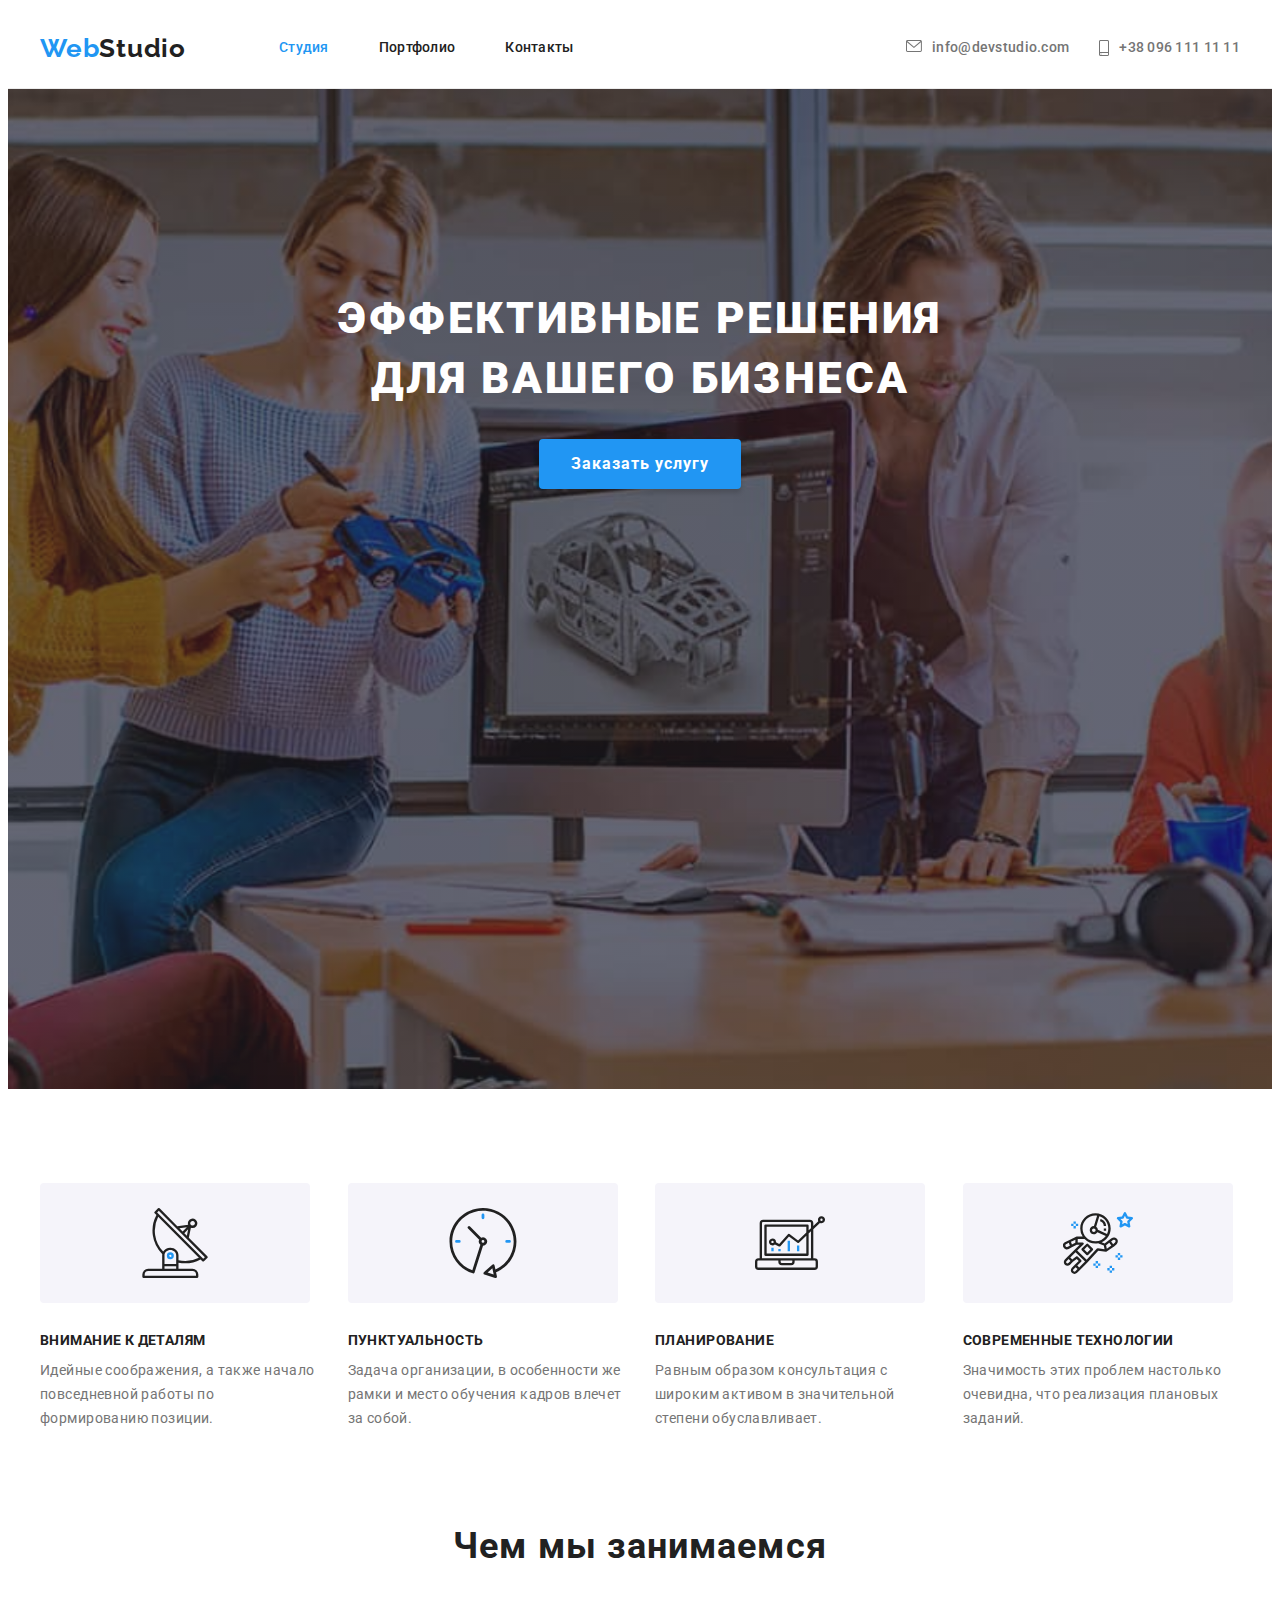
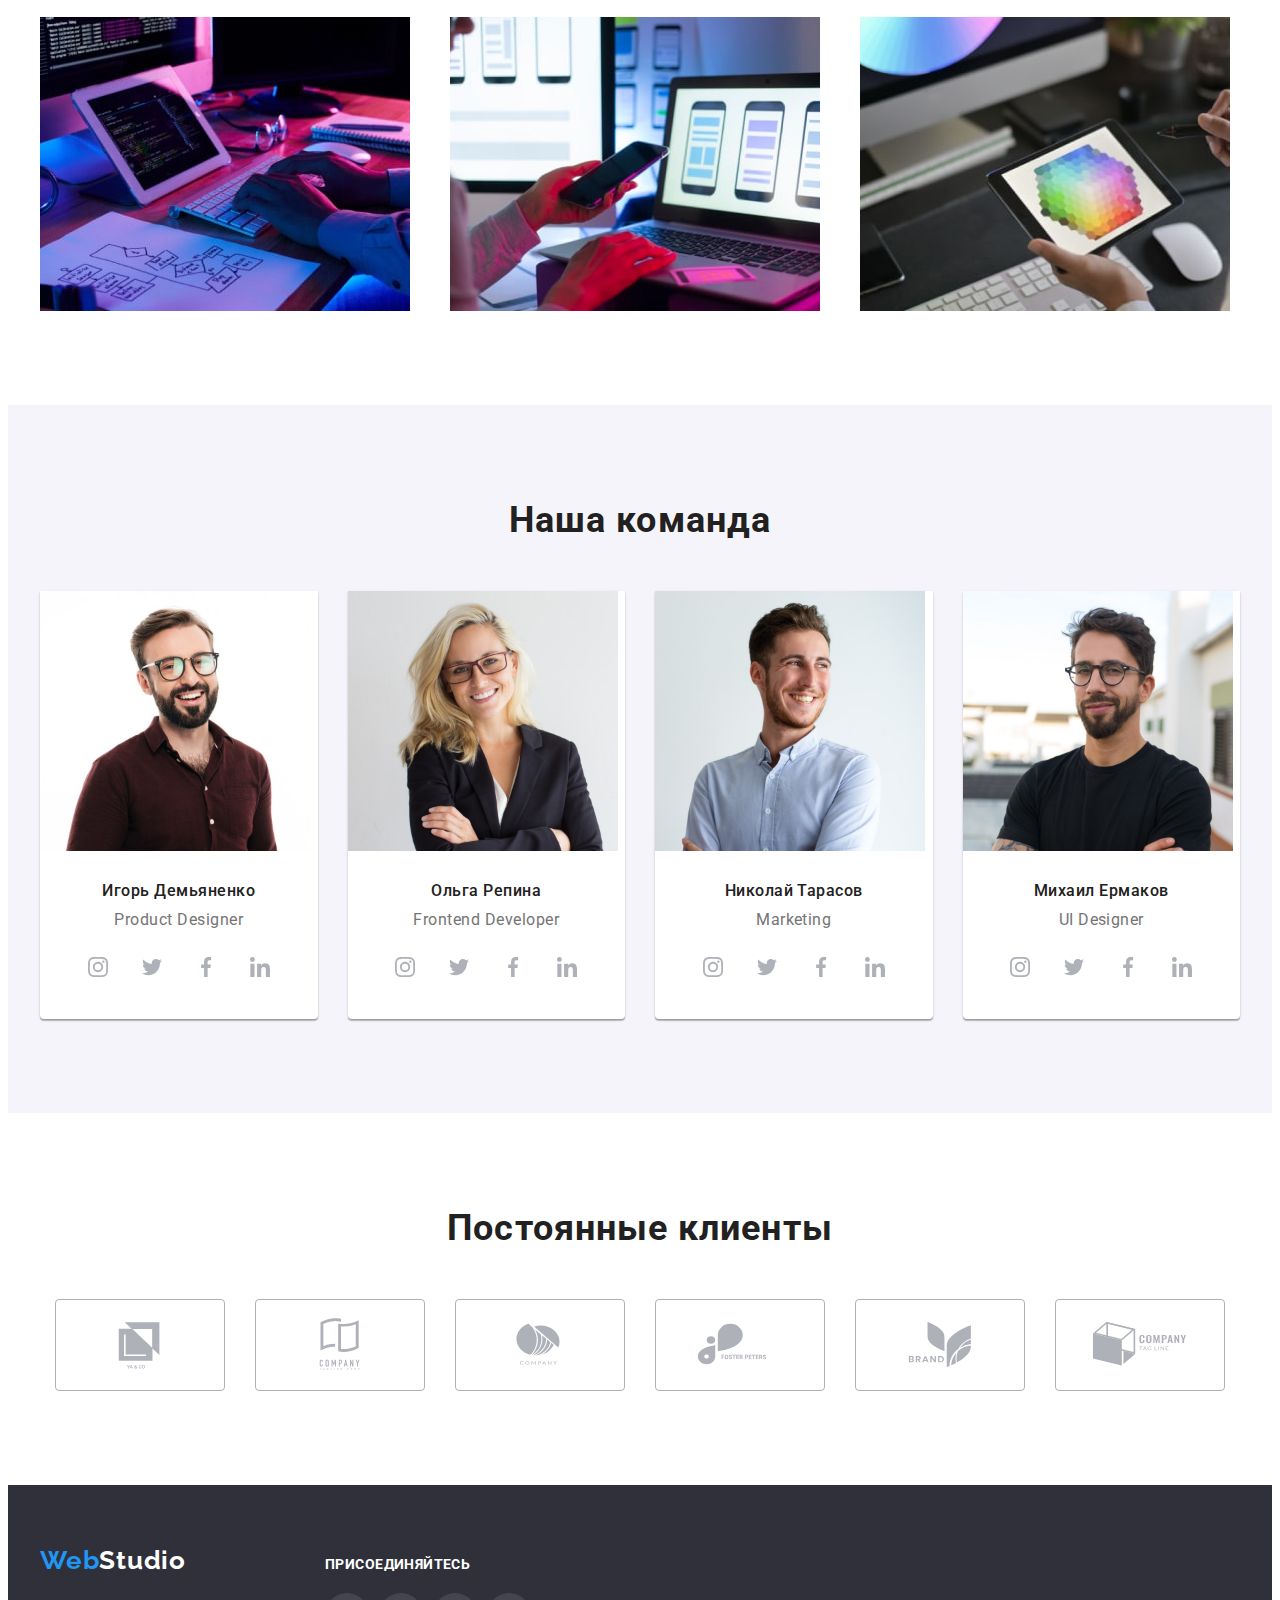
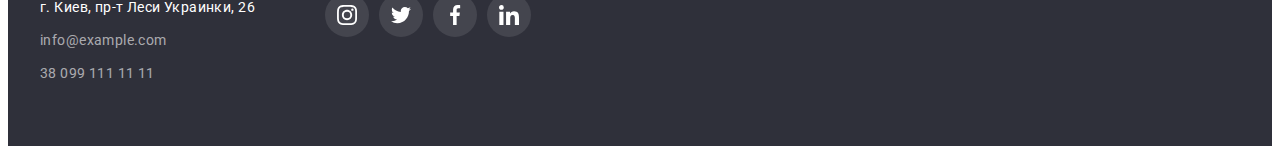
<file: index.html>
<!DOCTYPE html>
<html lang="ru">
  <head>
    <meta charset="UTF-8" />
    <meta http-equiv="X-UA-Compatible" content="IE=edge" />
    <meta name="viewport" content="width=device-width, initial-scale=1.0" />
    <link rel="preconnect" href="https://fonts.googleapis.com" />
    <link rel="preconnect" href="https://fonts.gstatic.com" crossorigin />
    <link
      href="https://fonts.googleapis.com/css2?family=Raleway:wght@700&family=Roboto:wght@400;500;700;900&display=swap"
      rel="stylesheet"
    />
    <title>WebStudio</title>
    <link
      rel="stylesheet"
      href="https://cdnjs.cloudflare.com/ajax/libs/modern-normalize/1.1.0/modern-normalize.min.css"
      integrity="sha512-wpPYUAdjBVSE4KJnH1VR1HeZfpl1ub8YT/NKx4PuQ5NmX2tKuGu6U/JRp5y+Y8XG2tV+wKQpNHVUX03MfMFn9Q=="
      crossorigin="anonymous"
      referrerpolicy="no-referrer"
    />
    <link rel="stylesheet" href="./css/styles.css" />
  </head>
  <body>
    <!-- Header -->
    <header class="header">
      <div class="container">
        <a class="link header-logo" href="./index.html" lang="en"
          >Web<span class="header-logo-part">Studio</span></a
        >
        <nav class="header-navigation">
          <ul class="list header-list">
            <li class="header-item">
              <a class="link header-link current" href="./index.html">Студия</a>
            </li>
            <li class="header-item">
              <a class="link header-link" href="./portfolio.html">Портфолио</a>
            </li>
            <li class="header-item">
              <a class="link header-link" href="">Контакты</a>
            </li>
          </ul>
        </nav>
        <ul class="list header-contact">
          <li class="header-contact-point">
            <a
              class="link header-contact-item header-mail"
              href="mailto:info@devstudio.com"
            >
              <svg class="contact-icon" width="16" height="12">
                <use href="./images/icons.svg#icon-mail"></use>
              </svg>
              info@devstudio.com</a
            >
          </li>
          <li class="header-contact-point">
            <a
              class="link header-contact-item header-tel"
              href="tel:+380961111111"
              ><svg class="contact-icon" width="10" height="16">
                <use href="./images/icons.svg#icon-smartphone"></use>
              </svg>
              +38 096 111 11 11</a
            >
          </li>
        </ul>
      </div>
    </header>

    <main>
      <!-- section 1 - Hero  -->
      <section class="hero">
        <div class="container">
          <h1 class="hero-title">
            Эффективные решения <br />
            для вашего бизнеса
          </h1>
          <button type="button" class="hero-btn">Заказать услугу</button>
        </div>
      </section>
      <!-- Section 2 - Benefits -->
      <section class="benefits">
        <div class="container">
          <h2 class="visually-hidden">Наши преимущества</h2>
          <ul class="benefits-list list">
            <li class="benefits-item">
              <div class="benefits-icon-block">
                <svg class="benefits-icon-logo" width="70" height="70">
                  <use href="./images/icons.svg#icon-antenna-1"></use>
                </svg>
              </div>
              <h3 class="benefits-title">Внимание к деталям</h3>
              <p class="benefits-item-content">
                Идейные соображения, а также начало повседневной работы по
                формированию позиции.
              </p>
            </li>
            <li class="benefits-item">
              <div class="benefits-icon-block">
                <svg class="benefits-icon-logo" width="70" height="70">
                  <use href="./images/icons.svg#icon-clock-1"></use>
                </svg>
              </div>
              <h3 class="benefits-title">Пунктуальность</h3>
              <p class="benefits-item-content">
                Задача организации, в особенности же рамки и место обучения
                кадров влечет за собой.
              </p>
            </li>
            <li class="benefits-item">
              <div class="benefits-icon-block">
                <svg class="benefits-icon-logo" width="70" height="70">
                  <use href="./images/icons.svg#icon-diagram-1"></use>
                </svg>
              </div>
              <h3 class="benefits-title">Планирование</h3>
              <p class="benefits-item-content">
                Равным образом консультация с широким активом в значительной
                степени обуславливает.
              </p>
            </li>
            <li class="benefits-item">
              <div class="benefits-icon-block">
                <svg class="benefits-icon-logo" width="70" height="70">
                  <use href="./images/icons.svg#icon-astronaut-1"></use>
                </svg>
              </div>
              <h3 class="benefits-title">Современные технологии</h3>
              <p class="benefits-item-content">
                Значимость этих проблем настолько очевидна, что реализация
                плановых заданий.
              </p>
            </li>
          </ul>
        </div>
      </section>
      <!-- Section 3 - Work - What are we doing -->
      <section class="work">
        <div class="container">
          <h2 class="work-title">Чем мы занимаемся</h2>
          <ul class="work-list list">
            <li class="work-item">
              <a class="link" href="">
                <img
                  src="./images/about_work_img_1.jpg"
                  alt="Программист работает с блок-схемой"
                  width="370"
                />
              </a>
            </li>
            <li class="work-item">
              <a class="link" href="">
                <img
                  src="./images/about_work_img_2.jpg"
                  alt="Программист работает над мобильным приложением"
                  width="370"
                />
              </a>
            </li>
            <li class="work-item">
              <a class="link" href="">
                <img
                  src="./images/about_work_img_3.jpg"
                  alt="Дизайнер работает с палитрой цветов на планшете"
                  width="370"
                />
              </a>
            </li>
          </ul>
        </div>
      </section>
      <!-- Section 4 - Our team -->
      <section class="team">
        <div class="container">
          <h2 class="team-title">Наша команда</h2>
          <ul class="list team-list">
            <li class="team-item">
              <img
                class="team-img"
                src="./images/our_team_img_1.jpg"
                alt="Фотография Игоря Демьяненко"
                width="270"
              />
              <div class="team-description">
                <h3 class="team-item-title">Игорь Демьяненко</h3>
                <p class="team-item-profession" lang="en">Product Designer</p>
                <ul class="team-social-list list">
                  <li class="team-social-item">
                    <a href="" class="team-social-link link">
                      <svg class="team-social-icon" width="20" height="20">
                        <use href="./images/icons.svg#icon-instagram-1"></use>
                      </svg>
                    </a>
                  </li>
                  <li class="team-social-item">
                    <a href="" class="team-social-link link">
                      <svg class="team-social-icon" width="20" height="20">
                        <use href="./images/icons.svg#icon-twitter-1"></use>
                      </svg>
                    </a>
                  </li>
                  <li class="team-social-item">
                    <a href="" class="team-social-link link">
                      <svg class="team-social-icon" width="20" height="20">
                        <use href="./images/icons.svg#icon-facebook-1"></use>
                      </svg>
                    </a>
                  </li>
                  <li class="team-social-item">
                    <a href="" class="team-social-link link">
                      <svg class="team-social-icon" width="20" height="20">
                        <use href="./images/icons.svg#icon-linkedin-1"></use>
                      </svg>
                    </a>
                  </li>
                </ul>
              </div>
            </li>
            <li class="team-item">
              <img
                class="team-img"
                src="./images/our_team_img_2.jpg"
                alt="Фотография Ольги Репиной"
                width="270"
              />
              <div class="team-description">
                <h3 class="team-item-title">Ольга Репина</h3>
                <p class="team-item-profession" lang="en">Frontend Developer</p>
                <ul class="team-social-list list">
                  <li class="team-social-item">
                    <a href="" class="team-social-link link">
                      <svg class="team-social-icon" width="20" height="20">
                        <use href="./images/icons.svg#icon-instagram-1"></use>
                      </svg>
                    </a>
                  </li>
                  <li class="team-social-item">
                    <a href="" class="team-social-link link">
                      <svg class="team-social-icon" width="20" height="20">
                        <use href="./images/icons.svg#icon-twitter-1"></use>
                      </svg>
                    </a>
                  </li>
                  <li class="team-social-item">
                    <a href="" class="team-social-link link">
                      <svg class="team-social-icon" width="20" height="20">
                        <use href="./images/icons.svg#icon-facebook-1"></use>
                      </svg>
                    </a>
                  </li>
                  <li class="team-social-item">
                    <a href="" class="team-social-link link">
                      <svg class="team-social-icon" width="20" height="20">
                        <use href="./images/icons.svg#icon-linkedin-1"></use>
                      </svg>
                    </a>
                  </li>
                </ul>
              </div>
            </li>
            <li class="team-item">
              <img
                class="team-img"
                src="./images/our_team_img_3.jpg"
                alt="Фотография Николая Тарасова"
                width="270"
              />
              <div class="team-description">
                <h3 class="team-item-title">Николай Тарасов</h3>
                <p class="team-item-profession" lang="en">Marketing</p>
                <ul class="team-social-list list">
                  <li class="team-social-item">
                    <a href="" class="team-social-link link">
                      <svg class="team-social-icon" width="20" height="20">
                        <use href="./images/icons.svg#icon-instagram-1"></use>
                      </svg>
                    </a>
                  </li>
                  <li class="team-social-item">
                    <a href="" class="team-social-link link">
                      <svg class="team-social-icon" width="20" height="20">
                        <use href="./images/icons.svg#icon-twitter-1"></use>
                      </svg>
                    </a>
                  </li>
                  <li class="team-social-item">
                    <a href="" class="team-social-link link">
                      <svg class="team-social-icon" width="20" height="20">
                        <use href="./images/icons.svg#icon-facebook-1"></use>
                      </svg>
                    </a>
                  </li>
                  <li class="team-social-item">
                    <a href="" class="team-social-link link">
                      <svg class="team-social-icon" width="20" height="20">
                        <use href="./images/icons.svg#icon-linkedin-1"></use>
                      </svg>
                    </a>
                  </li>
                </ul>
              </div>
            </li>
            <li class="team-item">
              <img
                class="team-img"
                src="./images/our_team_img_4.jpg"
                alt="Фотография Михаила Ермакова"
                width="270"
              />
              <div class="team-description">
                <h3 class="team-item-title">Михаил Ермаков</h3>
                <p class="team-item-profession" lang="en">UI Designer</p>
                <ul class="team-social-list list">
                  <li class="team-social-item">
                    <a href="" class="team-social-link link">
                      <svg class="team-social-icon" width="20" height="20">
                        <use href="./images/icons.svg#icon-instagram-1"></use>
                      </svg>
                    </a>
                  </li>
                  <li class="team-social-item">
                    <a href="" class="team-social-link link">
                      <svg class="team-social-icon" width="20" height="20">
                        <use href="./images/icons.svg#icon-twitter-1"></use>
                      </svg>
                    </a>
                  </li>
                  <li class="team-social-item">
                    <a href="" class="team-social-link link">
                      <svg class="team-social-icon" width="20" height="20">
                        <use href="./images/icons.svg#icon-facebook-1"></use>
                      </svg>
                    </a>
                  </li>
                  <li class="team-social-item">
                    <a href="" class="team-social-link link">
                      <svg class="team-social-icon" width="20" height="20">
                        <use href="./images/icons.svg#icon-linkedin-1"></use>
                      </svg>
                    </a>
                  </li>
                </ul>
              </div>
            </li>
          </ul>
        </div>
      </section>

      <!-- Section 5 - Our clients -->
      <section class="clients">
        <div class="container">
          <h2 class="clients-title">Постоянные клиенты</h2>
          <ul class="clients-list list">
            <li class="clients-item">
              <a href="" class="clients-link link">
                <svg class="clients-icon" width="106" height="60">
                  <use href="./images/icons.svg#icon-logo1"></use>
                </svg>
              </a>
            </li>
            <li class="clients-item">
              <a href="" class="clients-link link">
                <svg class="clients-icon" width="106" height="60">
                  <use href="./images/icons.svg#icon-logo2"></use>
                </svg>
              </a>
            </li>
            <li class="clients-item">
              <a href="" class="clients-link link">
                <svg class="clients-icon" width="106" height="60">
                  <use href="./images/icons.svg#icon-logo3"></use>
                </svg>
              </a>
            </li>
            <li class="clients-item">
              <a href="" class="clients-link link">
                <svg class="clients-icon" width="106" height="60">
                  <use href="./images/icons.svg#icon-logo4"></use>
                </svg>
              </a>
            </li>
            <li class="clients-item">
              <a href="" class="clients-link link">
                <svg class="clients-icon" width="106" height="60">
                  <use href="./images/icons.svg#icon-logo5"></use>
                </svg>
              </a>
            </li>
            <li class="clients-item">
              <a href="" class="clients-link link">
                <svg class="clients-icon" width="106" height="60">
                  <use href="./images/icons.svg#icon-logo6"></use>
                </svg>
              </a>
            </li>
          </ul>
        </div>
      </section>
    </main>

    <!-- Footer -->
    <footer class="footer">
      <div class="container">
        <div class="footer-adress-block">
          <a class="link footer-logo" href="./index.html" lang="en"
            >Web<span class="footer-logo-part">Studio</span></a
          >
          <address class="footer-contact">
            <ul class="list footer-list">
              <li class="footer-list-item">
                <a
                  class="link footer-list-address"
                  href="https://goo.gl/maps/MbrSrdM2JUGR9XBEA"
                  target="_blank"
                  rel="noopener noreferrer"
                  >г. Киев, пр-т Леси Украинки, 26
                </a>
              </li>
              <li class="footer-list-item">
                <a class="link footer-list-mail" href="mailto:info@example.com"
                  >info@example.com
                </a>
              </li>
              <li class="footer-list-item">
                <a class="link footer-list-tel" href="tel:+380991111111"
                  >38 099 111 11 11</a
                >
              </li>
            </ul>
          </address>
        </div>
        <div class="footer-social">
          <h3 class="footer-social-title">присоединяйтесь</h3>
          <ul class="footer-social-list list">
            <li class="footer-social-item">
              <a href="" class="footer-social-link link">
                <svg class="footer-social-icon" width="20" height="20">
                  <use href="./images/icons.svg#icon-instagram-1"></use>
                </svg>
              </a>
            </li>
            <li class="footer-social-item">
              <a href="" class="footer-social-link link">
                <svg class="footer-social-icon" width="20" height="20">
                  <use href="./images/icons.svg#icon-twitter-1"></use>
                </svg>
              </a>
            </li>
            <li class="footer-social-item">
              <a href="" class="footer-social-link link">
                <svg class="footer-social-icon" width="20" height="20">
                  <use href="./images/icons.svg#icon-facebook-1"></use>
                </svg>
              </a>
            </li>
            <li class="footer-social-item">
              <a href="" class="footer-social-link link">
                <svg class="footer-social-icon" width="20" height="20">
                  <use href="./images/icons.svg#icon-linkedin-1"></use>
                </svg>
              </a>
            </li>
          </ul>
        </div>
      </div>
    </footer>
  </body>
</html>
</file>
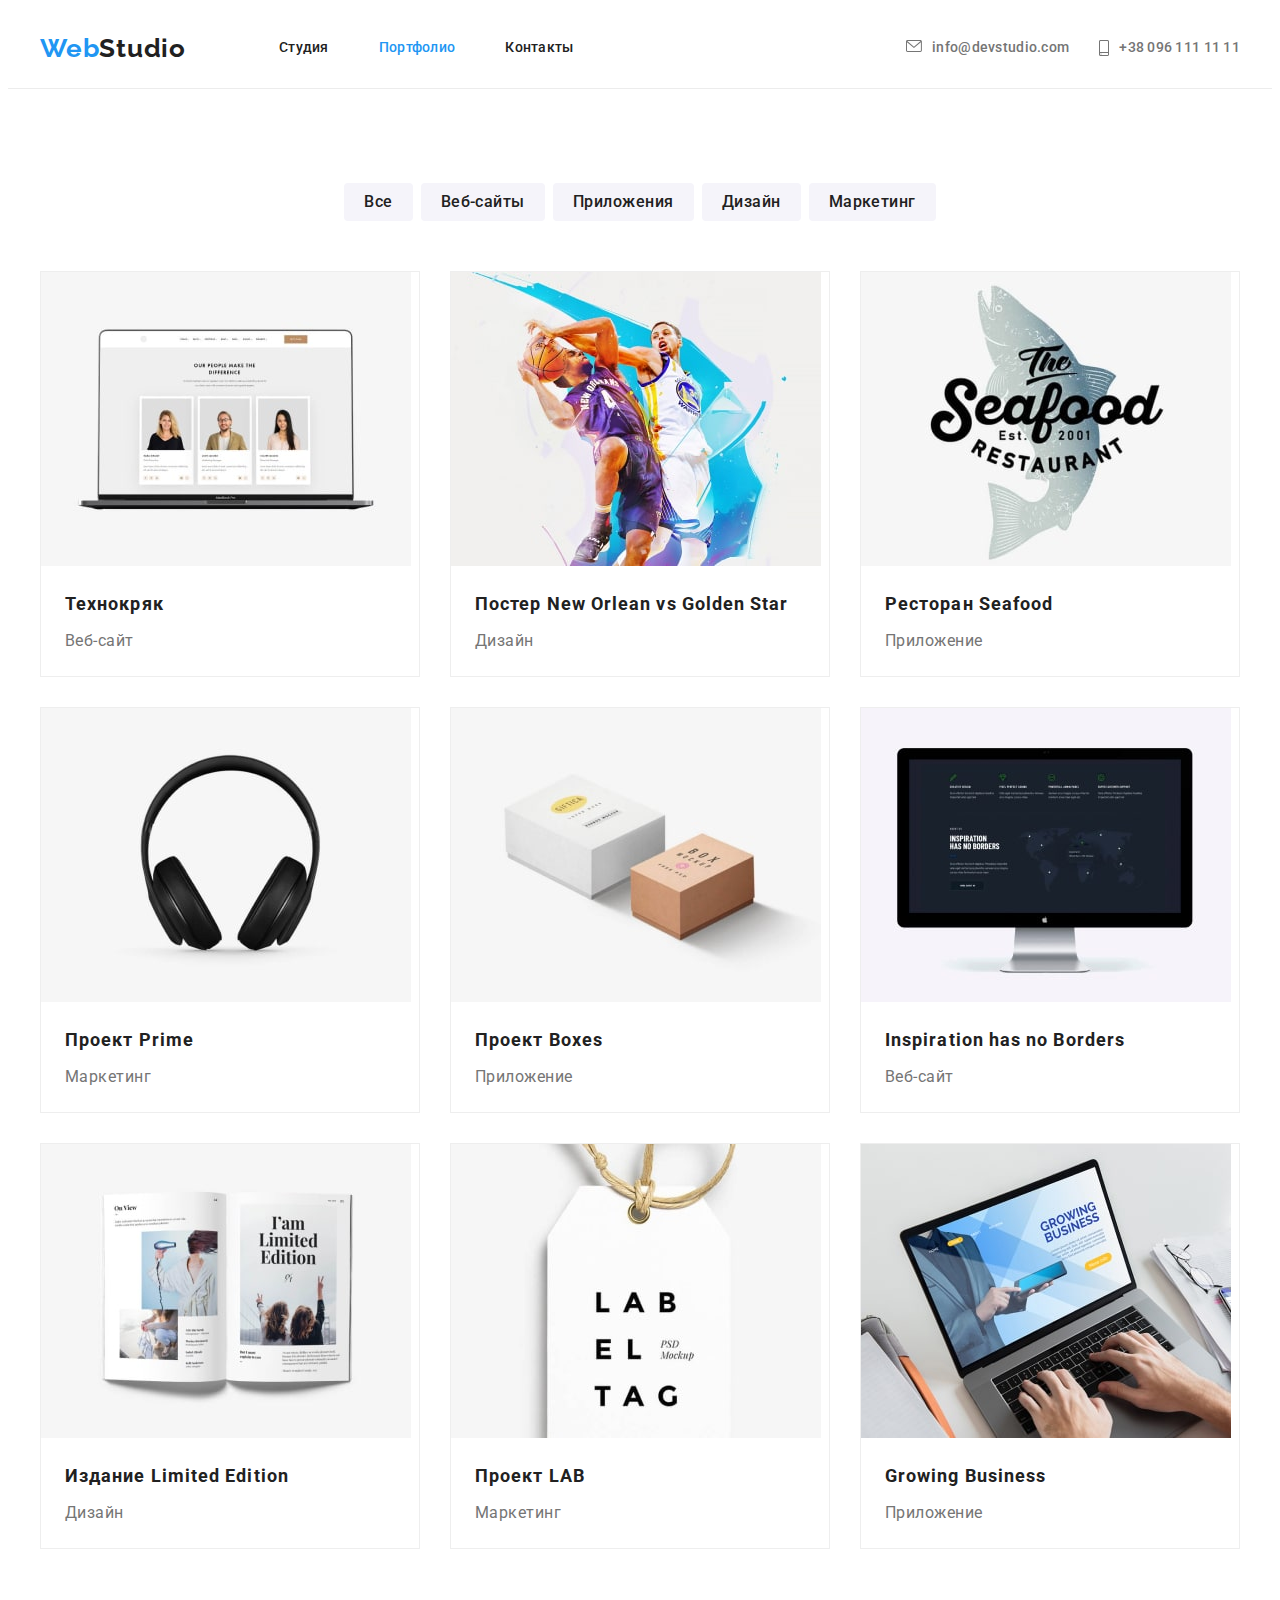
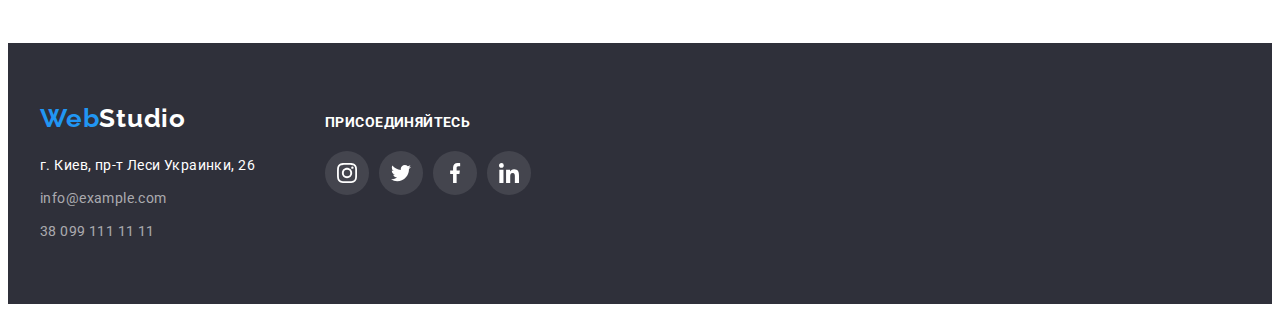
<file: portfolio.html>
<!DOCTYPE html>
<html lang="ru">
  <head>
    <meta charset="UTF-8" />
    <meta http-equiv="X-UA-Compatible" content="IE=edge" />
    <meta name="viewport" content="width=device-width, initial-scale=1.0" />
    <link rel="preconnect" href="https://fonts.googleapis.com" />
    <link rel="preconnect" href="https://fonts.gstatic.com" crossorigin />
    <link
      href="https://fonts.googleapis.com/css2?family=Raleway:wght@700&family=Roboto:wght@400;500;700;900&display=swap"
      rel="stylesheet"
    />
    <title>WebStudio</title>
    <link
      rel="stylesheet"
      href="https://cdnjs.cloudflare.com/ajax/libs/modern-normalize/1.1.0/modern-normalize.min.css"
      integrity="sha512-wpPYUAdjBVSE4KJnH1VR1HeZfpl1ub8YT/NKx4PuQ5NmX2tKuGu6U/JRp5y+Y8XG2tV+wKQpNHVUX03MfMFn9Q=="
      crossorigin="anonymous"
      referrerpolicy="no-referrer"
    />
    <link rel="stylesheet" href="./css/styles.css" />
  </head>
  <body>
    <!-- Header -->
    <header class="header">
      <div class="container">
        <a class="link header-logo" href="./index.html" lang="en"
          >Web<span class="header-logo-part">Studio</span></a
        >
        <nav class="header-navigation">
          <ul class="list header-list">
            <li class="header-item">
              <a class="link header-link" href="./index.html">Студия</a>
            </li>
            <li class="header-item">
              <a class="link header-link current" href="./portfolio.html"
                >Портфолио</a
              >
            </li>
            <li class="header-item">
              <a class="link header-link" href="">Контакты</a>
            </li>
          </ul>
        </nav>
        <ul class="list header-contact">
          <li class="header-contact-point">
            <a
              class="link header-contact-item header-mail"
              href="mailto:info@devstudio.com"
            >
              <svg class="contact-icon" width="16" height="12">
                <use href="./images/icons.svg#icon-mail"></use>
              </svg>
              info@devstudio.com</a
            >
          </li>
          <li class="header-contact-point">
            <a
              class="link header-contact-item header-tel"
              href="tel:+380961111111"
              ><svg class="contact-icon" width="10" height="16">
                <use href="./images/icons.svg#icon-smartphone"></use>
              </svg>
              +38 096 111 11 11</a
            >
          </li>
        </ul>
      </div>
    </header>

    <main>
      <!-- Section 1 part 1 - Portfolio list  -->
      <section class="portfolio">
        <div class="container">
          <h2 class="visually-hidden">Наши работы</h2>
          <ul class="pf-type-list">
            <li class="pf-type-item">
              <button type="button" class="pf-type-btn">Все</button>
            </li>
            <li class="pf-type-item">
              <button type="button" class="pf-type-btn">Веб-сайты</button>
            </li>
            <li class="pf-type-item">
              <button type="button" class="pf-type-btn">Приложения</button>
            </li>
            <li class="pf-type-item">
              <button type="button" class="pf-type-btn">Дизайн</button>
            </li>
            <li class="pf-type-item">
              <button type="button" class="pf-type-btn">Маркетинг</button>
            </li>
          </ul>

          <!-- Section 1 part 2 - Portfolio list of work  -->
          <ul class="pf-list">
            <li class="list pf-item-list">
              <a class="link pf-item-link" href=""
                ><img
                  src="./images/portfolio/portfolio-gallery-1.jpg"
                  alt="Изображение примера с портфолио"
                  width="370"
                />
                <div class="pf-list-description">
                  <h3 class="pf-item-title">Технокряк</h3>
                  <p class="pf-item-type">Веб-сайт</p>
                </div>
              </a>
            </li>
            <li class="list pf-item-list">
              <a class="link pf-item-link" href=""
                ><img
                  src="./images/portfolio/portfolio-gallery-2.jpg"
                  alt="Изображение примера с портфолио"
                  width="370"
                />
                <div class="pf-list-description">
                  <h3 class="pf-item-title">
                    Постер <span lang="en">New Orlean vs Golden Star</span>
                  </h3>
                  <p class="pf-item-type">Дизайн</p>
                </div>
              </a>
            </li>
            <li class="list pf-item-list">
              <a class="link pf-item-link" href=""
                ><img
                  src="./images/portfolio/portfolio-gallery-3.jpg"
                  alt="Изображение примера с портфолио"
                  width="370"
                />
                <div class="pf-list-description">
                  <h3 class="pf-item-title">
                    Ресторан <span lang="en">Seafood</span>
                  </h3>
                  <p class="pf-item-type">Приложение</p>
                </div>
              </a>
            </li>
            <li class="list pf-item-list">
              <a class="link pf-item-link" href="">
                <img
                  src="./images/portfolio/portfolio-gallery-4.jpg"
                  alt="Изображение примера с портфолио"
                  width="370"
                />
                <div class="pf-list-description">
                  <h3 class="pf-item-title">
                    Проект <span lang="en">Prime</span>
                  </h3>
                  <p class="pf-item-type">Маркетинг</p>
                </div>
              </a>
            </li>
            <li class="list pf-item-list">
              <a class="link pf-item-link" href="">
                <img
                  src="./images/portfolio/portfolio-gallery-5.jpg"
                  alt="Изображение примера с портфолио"
                  width="370"
                />
                <div class="pf-list-description">
                  <h3 class="pf-item-title">
                    Проект <span lang="en">Boxes</span>
                  </h3>
                  <p class="pf-item-type">Приложение</p>
                </div>
              </a>
            </li>
            <li class="list pf-item-list">
              <a class="link pf-item-link" href=""
                ><img
                  src="./images/portfolio/portfolio-gallery-6.jpg"
                  alt="Изображение примера с портфолио"
                  width="370"
                />
                <div class="pf-list-description">
                  <h3 class="pf-item-title" lang="en">
                    Inspiration has no Borders
                  </h3>
                  <p class="pf-item-type">Веб-сайт</p>
                </div>
              </a>
            </li>
            <li class="list pf-item-list">
              <a class="link pf-item-link" href=""
                ><img
                  src="./images/portfolio/portfolio-gallery-7.jpg"
                  alt="Изображение примера с портфолио"
                  width="370"
                />
                <div class="pf-list-description">
                  <h3 class="pf-item-title">
                    Издание <span lang="en">Limited Edition</span>
                  </h3>
                  <p class="pf-item-type">Дизайн</p>
                </div>
              </a>
            </li>
            <li class="list pf-item-list">
              <a class="link pf-item-link" href=""
                ><img
                  src="./images/portfolio/portfolio-gallery-8.jpg"
                  alt="Изображение примера с портфолио"
                  width="370"
                />
                <div class="pf-list-description">
                  <h3 class="pf-item-title">
                    Проект <span lang="en">LAB</span>
                  </h3>
                  <p class="pf-item-type">Маркетинг</p>
                </div>
              </a>
            </li>
            <li class="list pf-item-list">
              <a class="link pf-item-link" href=""
                ><img
                  src="./images/portfolio/portfolio-gallery-9.jpg"
                  alt="Изображение примера с портфолио"
                  width="370"
                />
                <div class="pf-list-description">
                  <h3 class="pf-item-title" lang="en">Growing Business</h3>
                  <p class="pf-item-type">Приложение</p>
                </div>
              </a>
            </li>
          </ul>
        </div>
      </section>
    </main>

    <!-- Footer -->
    <footer class="footer">
      <div class="container">
        <div class="footer-adress-block">
          <a class="link footer-logo" href="./index.html" lang="en"
            >Web<span class="footer-logo-part">Studio</span></a
          >
          <address class="footer-contact">
            <ul class="list footer-list">
              <li class="footer-list-item">
                <a
                  class="link footer-list-address"
                  href="https://goo.gl/maps/MbrSrdM2JUGR9XBEA"
                  target="_blank"
                  rel="noopener noreferrer"
                  >г. Киев, пр-т Леси Украинки, 26
                </a>
              </li>
              <li class="footer-list-item">
                <a class="link footer-list-mail" href="mailto:info@example.com"
                  >info@example.com
                </a>
              </li>
              <li class="footer-list-item">
                <a class="link footer-list-tel" href="tel:+380991111111"
                  >38 099 111 11 11</a
                >
              </li>
            </ul>
          </address>
        </div>
        <div class="footer-social">
          <h3 class="footer-social-title">присоединяйтесь</h3>
          <ul class="footer-social-list list">
            <li class="footer-social-item">
              <a href="" class="footer-social-link link">
                <svg class="footer-social-icon" width="20" height="20">
                  <use href="./images/icons.svg#icon-instagram-1"></use>
                </svg>
              </a>
            </li>
            <li class="footer-social-item">
              <a href="" class="footer-social-link link">
                <svg class="footer-social-icon" width="20" height="20">
                  <use href="./images/icons.svg#icon-twitter-1"></use>
                </svg>
              </a>
            </li>
            <li class="footer-social-item">
              <a href="" class="footer-social-link link">
                <svg class="footer-social-icon" width="20" height="20">
                  <use href="./images/icons.svg#icon-facebook-1"></use>
                </svg>
              </a>
            </li>
            <li class="footer-social-item">
              <a href="" class="footer-social-link link">
                <svg class="footer-social-icon" width="20" height="20">
                  <use href="./images/icons.svg#icon-linkedin-1"></use>
                </svg>
              </a>
            </li>
          </ul>
        </div>
      </div>
    </footer>
  </body>
</html>
</file>
<file: css/styles.css>
/*-- Global var -- */
:root {
  --basic-text-color: #757575;
  --header-color: #212121;
  --accent-color: #2196f3;
  --first-title-color: #212121;
  --second-title-color: #ffffff;
  --typical-gap: 30px;
  --typical-padding: 94px;
  --social-link-fill: #afb1b8;
}

/*-- Main styles -- */
body {
  font-family: "Roboto", sans-serif;
  color: var(--basic-text-color);
}

.list,
.pf-type-item {
  list-style: none;
}

.link {
  text-decoration: none;
}

.visually-hidden {
  position: absolute;
  white-space: nowrap;
  width: 1px;
  height: 1px;
  overflow: hidden;
  border: 0;
  padding: 0;
  clip: rect(0 0 0 0);
  clip-path: inset(50%);
  margin: -1px;
}

p,
h1,
h2,
h3,
h4,
h5,
h6 {
  margin: 0;
}

ul {
  margin: 0;
  padding-left: 0;
}

img {
  display: block;
  max-width: 100%;
  height: auto;
}

.container {
  width: 1200px;
  padding-left: 15px;
  padding-right: 15px;
  margin-left: auto;
  margin-right: auto;
  /* outline: 2px solid red; */
}

/*-- HEADER -- */
.link.current,
.header-link:hover,
.header-link:focus,
.header-contact-item:focus,
.header-contact-item:hover {
  color: var(--accent-color);
}

.header {
  border-bottom: 1px solid #ececec;
}

.header .container {
  display: flex;
  align-items: center;
}

.header-logo {
  font-family: "Raleway";
  font-weight: 700;
  font-size: 26px;
  line-height: 1.19;
  letter-spacing: 0.03em;
  color: #2196f3;
  margin-right: 93px;
}
.header-logo-part {
  color: var(--header-color);
}

.header-list,
.header-contact {
  display: flex;
  font-weight: 500;
  font-size: 14px;
  line-height: 1.14;
  letter-spacing: 0.02em;
}

.header-contact {
  margin-left: auto;
  align-items: center;
}

.header-item:not(:first-child) {
  margin-left: 50px;
}

.header-link {
  display: block;
  padding-top: 32px;
  padding-bottom: 32px;
  color: var(--header-color);
}

.header-contact-point {
  display: flex;
}

.header-contact-item {
  display: flex;
  padding-top: 32px;
  padding-bottom: 32px;
  color: var(--basic-text-color);
  fill: currentColor;
}

.contact-icon {
  margin-right: 10px;
}

.header-tel {
  margin-left: 30px;
}

/*-- Section 1 - HERO -- */
.hero {
  max-width: 1600px;
  height: 600px;
  margin-left: auto;
  margin-right: auto;
  background-size: cover;
  background-position: center;

  background-image: linear-gradient(
      rgba(47, 48, 58, 0.4),
      rgba(47, 48, 58, 0.4)
    ),
    url(../images/hero.jpg);
  background-repeat: no-repeat;
  background-color: #2f303a;

  text-align: center;
  padding-top: 200px;
  padding-bottom: 200px;
}

.hero-title {
  font-weight: 900;
  font-size: 44px;
  line-height: 1.36;
  text-transform: uppercase;
  letter-spacing: 0.06em;
  color: var(--second-title-color);
  margin-bottom: var(--typical-gap);
}

.hero-btn {
  font-family: "Roboto", sans-serif;
  font-style: normal;
  font-weight: 700;
  font-size: 16px;
  line-height: 1.88;
  cursor: pointer;
  letter-spacing: 0.06em;
  color: var(--second-title-color);
  background-color: var(--accent-color);

  box-shadow: 0px 4px 4px rgba(0, 0, 0, 0.15);
  border-radius: 4px;
  border: none;

  padding-top: 10px;
  padding-bottom: 10px;
  padding-left: 32px;
  padding-right: 32px;
}

.hero-btn:hover,
.hero-btn:focus {
  background: #188ce8;
  outline: none;
}

/*-- Section 2 - Benefits -- */
.benefits {
  padding-top: var(--typical-padding);
  padding-bottom: var(--typical-padding);
}

.benefits-icon-block {
  background-color: #f5f4fa;
  border-radius: 4px;
  width: 270px;
  height: 120px;
  margin-bottom: var(--typical-gap);
  display: flex;
  align-items: center;
  justify-content: center;
}

.benefits-title,
.footer-social-title {
  font-size: 14px;
  line-height: 1.14;
  letter-spacing: 0.03em;
  text-transform: uppercase;
  color: var(--first-title-color);
  margin-bottom: 10px;
}

.benefits-list {
  display: flex;
  margin-left: calc(-1 * var(--typical-gap));
}

.benefits-item {
  flex-basis: calc(100% / 4 - var(--typical-gap));
  margin-left: var(--typical-gap);
}

.benefits-item-content {
  font-size: 14px;
  line-height: 1.71;
  letter-spacing: 0.03em;
}

/*-- Section 3 - Work - and - Section 4 - Our team  -- */
.work-title,
.team-title,
.clients-title {
  font-size: 36px;
  line-height: 1.17;
  text-align: center;
  letter-spacing: 0.03em;
  color: var(--first-title-color);
  margin-bottom: 50px;
}

/*-- Section 3 - Work --*/
.work {
  padding-top: 0px;
  padding-bottom: var(--typical-padding);
}
.work-list {
  display: flex;
  /* flex-wrap: wrap; */
  margin-left: calc(-1 * var(--typical-gap));
}

.work-item {
  flex-basis: calc(100% / 3 - var(--typical-gap));
  margin-left: var(--typical-gap);
}

/*-- Section 4 - Our team -- */
.team {
  padding-top: var(--typical-padding);
  padding-bottom: var(--typical-padding);
  background-color: #f5f4fa;
}

.team-list {
  display: flex;
  flex-wrap: wrap;
  margin-left: calc(-1 * var(--typical-gap));
}

.team-description {
  padding-top: var(--typical-gap);
  padding-bottom: var(--typical-gap);
}

.team-item {
  flex-basis: calc(100% / 4 - var(--typical-gap));
  margin-left: var(--typical-gap);
  background: #ffffff;
  box-shadow: 0px 1px 3px rgba(0, 0, 0, 0.12), 0px 1px 1px rgba(0, 0, 0, 0.14),
    0px 2px 1px rgba(0, 0, 0, 0.2);
  border-radius: 0px 0px 4px 4px;
}

.team-item-title {
  font-weight: 500;
  font-size: 16px;
  line-height: 1.19;
  text-align: center;
  letter-spacing: 0.03em;
  color: var(--first-title-color);
  margin-bottom: 10px;
}

.team-item-profession {
  font-size: 16px;
  line-height: 1.19;
  text-align: center;
  letter-spacing: 0.03em;
  margin-bottom: 16px;
}

.team-social-list {
  display: flex;
  justify-content: center;
}

.team-social-item:not(:last-child) {
  margin-right: 10px;
}

.team-social-link {
  display: flex;
  width: 44px;
  height: 44px;

  background-color: #ffffff;
  border-radius: 50%;
  fill: var(--social-link-fill);
  align-items: center;
  justify-content: center;
}

.team-social-link:hover,
.team-social-link:focus {
  background-color: var(--accent-color);
  fill: var(--second-title-color);
}

/*-- Section 5 - Our-clients --*/
.clients {
  padding-top: var(--typical-padding);
  padding-bottom: var(--typical-padding);
}

.clients-list {
  display: flex;
  justify-content: center;
}

.clients-item {
  display: flex;
}

.clients-item:not(:last-child) {
  margin-right: var(--typical-gap);
}

.clients-link {
  display: flex;
  width: 170px;
  height: 92px;
  border: 1px solid #afb1b8;
  box-sizing: border-box;
  border-radius: 4px;

  fill: var(--social-link-fill);
  align-items: center;
  justify-content: center;
}

.clients-link:hover,
.clients-link:focus {
  border-color: var(--accent-color);
  fill: var(--accent-color);
  outline: none;
}

/*-- Footer -- */
.footer-list-address:hover,
.footer-list-address:focus,
.footer-list-mail:focus,
.footer-list-mail:hover,
.footer-list-tel:focus,
.footer-list-tel:hover {
  color: var(--accent-color);
}

.footer {
  background-color: #2f303a;
  padding-top: 60px;
  padding-bottom: 60px;
}

.footer .container {
  display: flex;
}

.footer-logo {
  font-family: "Raleway", sans-serif;
  font-style: normal;
  font-weight: 700;
  font-size: 26px;
  line-height: 1.19;
  letter-spacing: 0.03em;
  color: #2196f3;
  display: block;
  margin-bottom: 20px;
}

.footer-logo-part {
  color: var(--second-title-color);
}

.footer-list-item {
  font-style: normal;
  font-weight: 400;
  font-size: 14px;
  line-height: 1.71;
  letter-spacing: 0.03em;
}

.footer-list-item:not(:last-child) {
  margin-bottom: 9px;
}

.footer-list-address {
  color: #ffffff;
}

.footer-list-mail,
.footer-list-tel {
  color: rgba(255, 255, 255, 0.6);
}

/* Footer social list */
.footer-social {
  margin-left: 70px;
  margin-top: 12px;
}

.footer-social-title {
  color: var(--second-title-color);
  margin-bottom: 20px;
}

.footer-social-list {
  display: flex;
  justify-content: center;
}

.footer-social-item:not(:last-child) {
  margin-right: 10px;
}

.footer-social-link {
  display: flex;
  width: 44px;
  height: 44px;
  border-radius: 50%;

  fill: #ffffff;
  background-color: rgba(255, 255, 255, 0.1);
  align-items: center;
  justify-content: center;
}

.footer-social-icon {
}

.footer-social-link:hover,
.footer-social-link:focus {
  background-color: var(--accent-color);
  fill: var(--second-title-color);
}

/*-- PORTFOLIO PAGE -- */

.portfolio {
  padding-top: var(--typical-padding);
  padding-bottom: var(--typical-padding);
}

.pf-type-list {
  display: flex;
  justify-content: center;
  margin-bottom: 50px;
}

.pf-type-item:not(:first-child) {
  margin-left: 8px;
}

.pf-type-btn {
  font-family: "Roboto", sans-serif;
  font-weight: 500;
  font-size: 16px;
  line-height: 1.62;
  text-align: center;
  cursor: pointer;
  letter-spacing: 0.03em;
  color: var(--first-title-color);

  background: #f5f4fa;
  border-radius: 4px;
  border-style: none;

  padding-top: 6px;
  padding-bottom: 6px;
  padding-left: 20px;
  padding-right: 20px;
}

.pf-type-btn:focus,
.pf-type-btn:hover {
  color: var(--second-title-color);
  background: var(--accent-color);
  box-shadow: 0px 3px 1px rgba(0, 0, 0, 0.1), 0px 1px 2px rgba(0, 0, 0, 0.08),
    0px 2px 2px rgba(0, 0, 0, 0.12);
  outline: none;
}

.pf-list {
  display: flex;
  flex-wrap: wrap;
  margin-left: calc(-1 * var(--typical-gap));
  margin-bottom: calc(-1 * var(--typical-gap));
}

.pf-item-list {
  flex-basis: calc(100% / 3 - var(--typical-gap));
  margin-left: var(--typical-gap);
  margin-bottom: var(--typical-gap);

  background: #ffffff;
  border: 1px solid #eeeeee;
  box-sizing: border-box;
}

.pf-item-list:focus,
.pf-item-list:hover {
  box-shadow: 0px 1px 1px rgba(0, 0, 0, 0.12), 0px 4px 4px rgba(0, 0, 0, 0.06),
    1px 4px 6px rgba(0, 0, 0, 0.16);
}

.pf-list-description {
  padding-top: 20px;
  padding-bottom: 20px;
  padding-left: 24px;
  padding-right: 24px;
}

.pf-item-title {
  font-size: 18px;
  line-height: 2;
  letter-spacing: 0.06em;
  color: var(--first-title-color);
  margin-bottom: 4px;
}

.pf-item-type {
  font-size: 16px;
  line-height: 1.88;
  letter-spacing: 0.03em;
  color: var(--basic-text-color);
}
</file>
